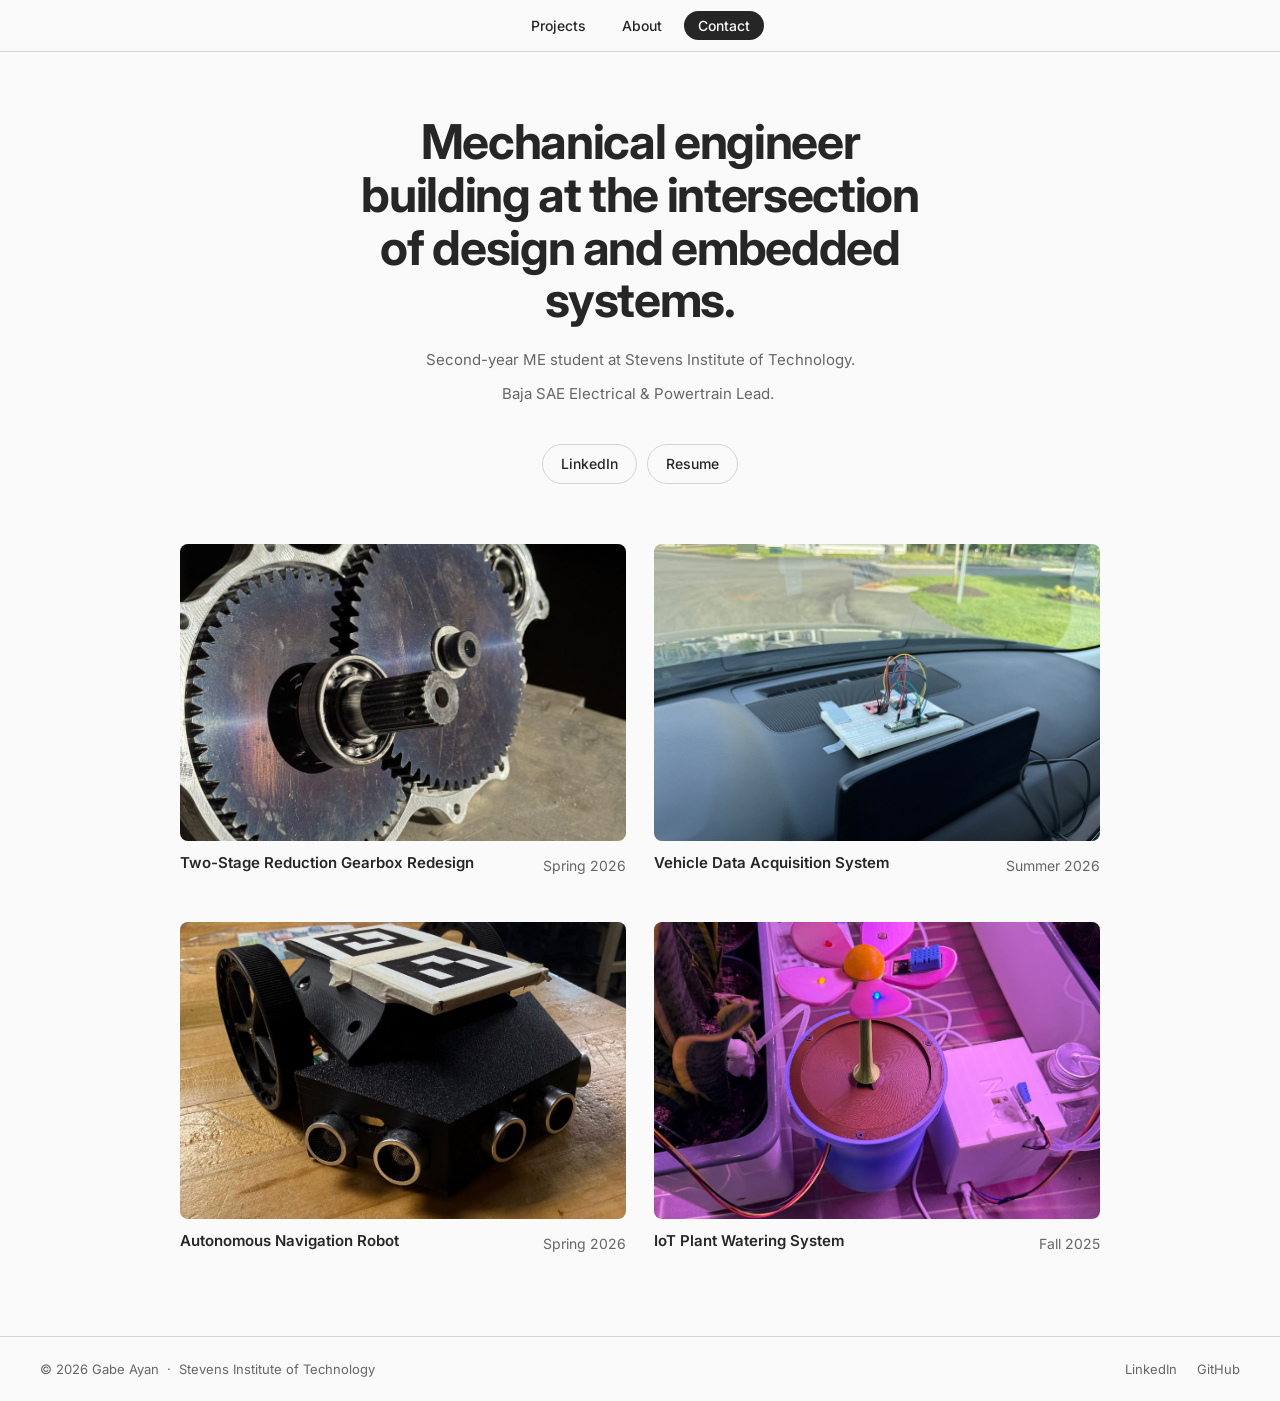
<file: index.html>
<!DOCTYPE html>
<html lang="en"><head>
  <meta charset="UTF-8">
  <meta name="viewport" content="width=device-width, initial-scale=1.0">
  <meta name="description" content="Gabe Ayan — Mechanical Engineering student at Stevens Institute of Technology. Projects in mechanical design, embedded systems, and robotics.">
  <title>Gabe Ayan</title>
  <link rel="stylesheet" href="style.css">
</head>
<body>

<nav>
  <ul class="nav-links">
    <li contenteditable="false" class=""><a href="index.html">Projects</a></li>
    <li contenteditable="false" class=""><a href="about.html">About</a></li>
    <li contenteditable="false" class=""><a href="mailto:gabeayan@gmail.com" class="nav-cta">Contact</a></li>
  </ul>
</nav>

<div class="hero">
  <h1 contenteditable="false" class="">Mechanical engineer building at the intersection of design and embedded systems.</h1>
  <p contenteditable="false" class="">Second-year ME student at Stevens Institute of Technology.</p>
  <p contenteditable="false" class="">Baja SAE Electrical &amp; Powertrain Lead.&nbsp;</p>
  <div class="hero-btns">
    <a href="https://www.linkedin.com/in/gabe-ayan/" target="_blank" rel="noopener" class="btn">LinkedIn</a>
    <a href="Gabe_Ayan_Resume.docx" class="btn">Resume</a>
  </div>
</div>

<div class="projects">
  <div class="grid">

    <a href="projects/gearbox.html" class="card">
      <div class="card-img">
        <!-- Add: images/gearbox-card.jpg -->
        <img src="images/gearbox-card.jpg" alt="Two-Stage Reduction Gearbox" onerror="this.style.display='none'">
        <div class="card-img-ph" style="display: none;">
          <svg width="28" height="28" viewBox="0 0 24 24" fill="none" stroke="currentColor" stroke-width="1.5" opacity="0.4"><circle cx="12" cy="12" r="3"></circle><path d="M12 1v4M12 19v4M4.22 4.22l2.83 2.83M16.95 16.95l2.83 2.83M1 12h4M19 12h4M4.22 19.78l2.83-2.83M16.95 7.05l2.83-2.83"></path></svg>
          images/gearbox-card.jpg
        </div>
      </div>
      <div class="card-meta">
        <p class="card-title" contenteditable="false">Two-Stage Reduction Gearbox Redesign</p>
        <p class="card-year" contenteditable="false">Spring 2026</p>
      </div>
    </a>

    <a href="projects/baja-daq.html" class="card">
      <div class="card-img">
        <!-- Add: images/daq-card.jpg -->
        <img src="images/daq-card.jpg" alt="Data Acquisition System" onerror="this.style.display='none'">
        <div class="card-img-ph" style="display: none;">
          <svg width="28" height="28" viewBox="0 0 24 24" fill="none" stroke="currentColor" stroke-width="1.5" opacity="0.4"><polyline points="22 12 18 12 15 21 9 3 6 12 2 12"></polyline></svg>
          images/daq-card.jpg
        </div>
      </div>
      <div class="card-meta">
        <p class="card-title" contenteditable="false">Vehicle Data Acquisition System</p>
        <p class="card-year" contenteditable="false">Summer 2026</p>
      </div>
    </a>

    <a href="projects/robot.html" class="card">
      <div class="card-img">
        <img src="images/robot-hero.jpg" alt="Autonomous Navigation Robot" onerror="this.style.display='none'">
        <div class="card-img-ph" style="display: none;">
          <svg width="28" height="28" viewBox="0 0 24 24" fill="none" stroke="currentColor" stroke-width="1.5" opacity="0.4"><rect x="3" y="11" width="18" height="11" rx="2"></rect><path d="M12 11V5"></path><circle cx="7.5" cy="16.5" r="1.5"></circle><circle cx="16.5" cy="16.5" r="1.5"></circle></svg>
          images/robot-hero.jpg
        </div>
      </div>
      <div class="card-meta">
        <p class="card-title" contenteditable="false">Autonomous Navigation Robot</p>
        <p class="card-year" contenteditable="false">Spring 2026</p>
      </div>
    </a>

    <a href="projects/engr111.html" class="card">
      <div class="card-img">
        <img src="images/engr111-card.jpeg" alt="IoT Plant Watering System">
        <div class="card-img-ph" style="display: none;">
          <svg width="28" height="28" viewBox="0 0 24 24" fill="none" stroke="currentColor" stroke-width="1.5" opacity="0.4"><path d="M12 22V12M12 12C12 7 7 3 3 5c0 4 3 7 9 7zM12 12c0-5 5-9 9-7-1 4-4 7-9 7z"></path></svg>
          images/engr111-card.jpeg
        </div>
      </div>
      <div class="card-meta">
        <p class="card-title" contenteditable="false">IoT Plant Watering System</p>
        <p class="card-year" contenteditable="false">Fall 2025</p>
      </div>
    </a>

  </div>
</div>

<footer>
  <span>© 2026 Gabe Ayan &nbsp;·&nbsp; Stevens Institute of Technology</span>
  <div class="footer-links">
    <a href="https://www.linkedin.com/in/gabe-ayan/" target="_blank" rel="noopener">LinkedIn</a>
    <a href="https://github.com/gabeayan" target="_blank" rel="noopener">GitHub</a>
  </div>
</footer>

<script>
  document.querySelectorAll('img').forEach(img => {
    img.addEventListener('error', () => img.style.display = 'none');
    img.addEventListener('load', () => {
      const ph = img.nextElementSibling;
      if (ph && (ph.classList.contains('card-img-ph') || ph.classList.contains('photo-ph'))) ph.style.display = 'none';
    });
    if (img.complete && img.naturalWidth > 0) {
      const ph = img.nextElementSibling;
      if (ph && (ph.classList.contains('card-img-ph') || ph.classList.contains('photo-ph'))) ph.style.display = 'none';
    }
  });
</script>
  <script src="edit-mode.js"></script>


</body></html>
</file>
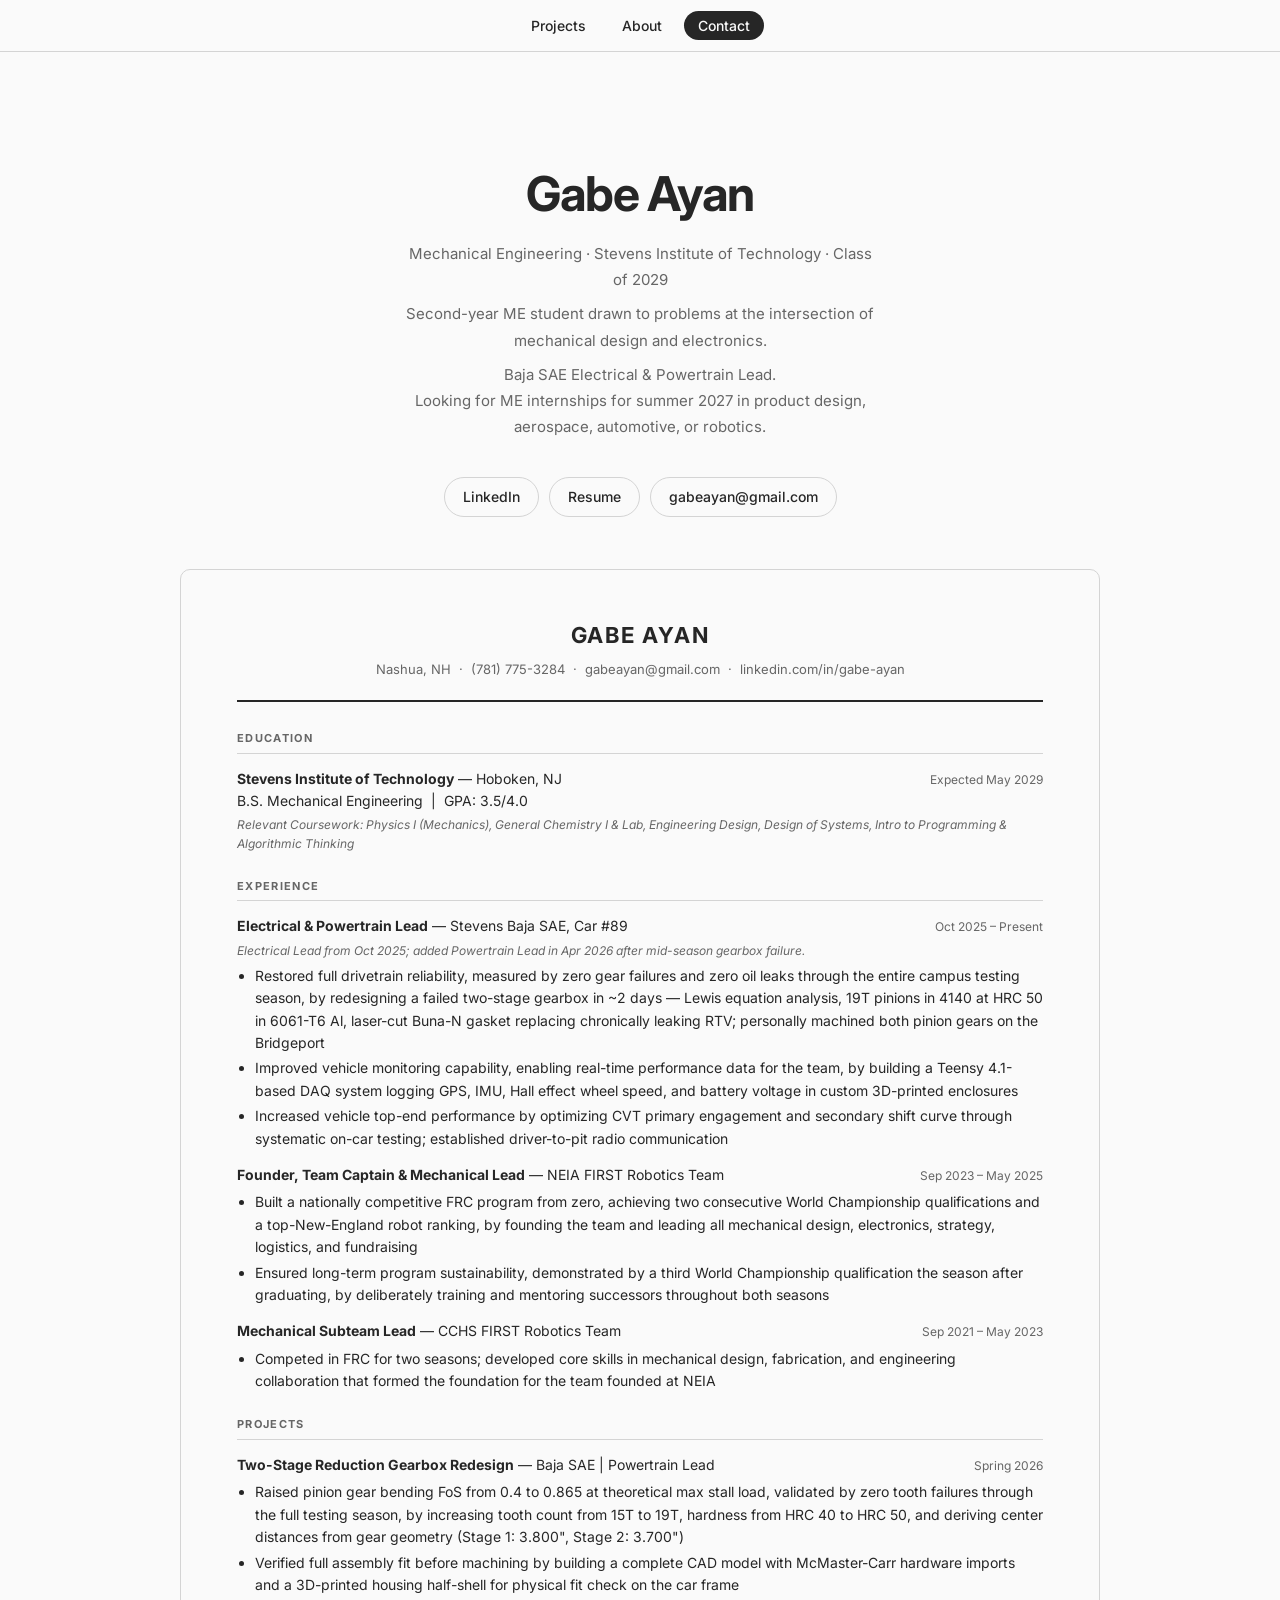
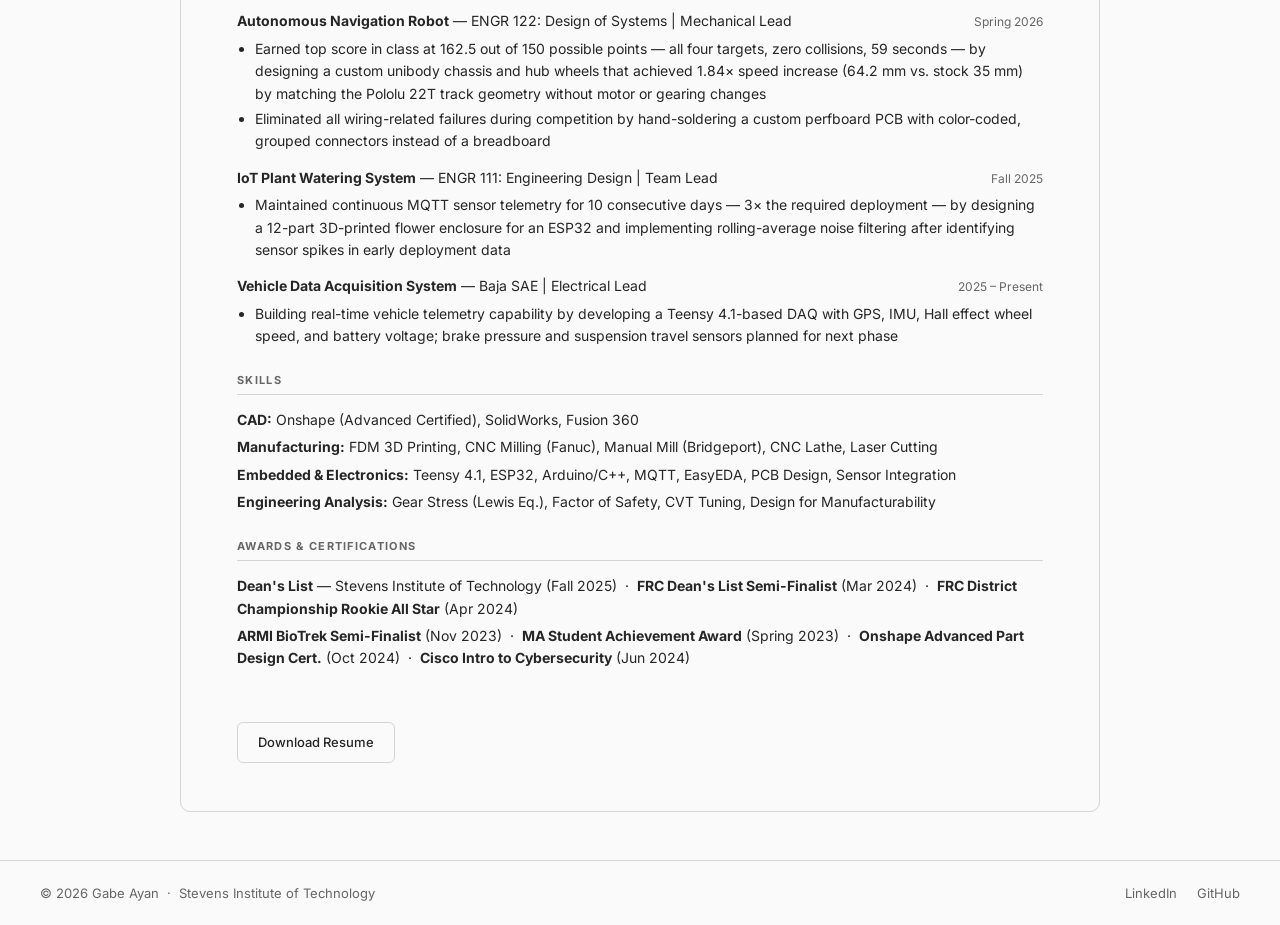
<file: about.html>
<!DOCTYPE html>
<html lang="en"><head>
  <meta charset="UTF-8">
  <meta name="viewport" content="width=device-width, initial-scale=1.0">
  <title>About — Gabe Ayan</title>
  <link rel="stylesheet" href="style.css">
</head>
<body>

<nav>
  <ul class="nav-links">
    <li><a href="index.html">Projects</a></li>
    <li><a href="about.html">About</a></li>
    <li><a href="mailto:gabeayan@gmail.com" class="nav-cta">Contact</a></li>
  </ul>
</nav>

<div class="about-page">

  <div class="hero">
    <h1>Gabe Ayan</h1>
    <p>Mechanical Engineering · Stevens Institute of Technology · Class of 2029</p>
    <p>Second-year ME student drawn to problems at the intersection of mechanical design and electronics.</p>
    <p>
      Baja SAE Electrical &amp; Powertrain Lead.<br>
      Looking for ME internships for summer 2027 in product design, aerospace, automotive, or robotics.
    </p>
    <div class="hero-btns">
      <a href="https://www.linkedin.com/in/gabe-ayan/" target="_blank" rel="noopener" class="btn">LinkedIn</a>
      <a href="Gabe_Ayan_Resume.docx" class="btn">Resume</a>
      <a href="mailto:gabeayan@gmail.com" class="btn">gabeayan@gmail.com</a>
    </div>
  </div>

  <div class="resume-embed">
    <div class="resume-doc">

      <div class="resume-header">
        <div class="resume-name">GABE AYAN</div>
        <div class="resume-contact">
          Nashua, NH &nbsp;·&nbsp; (781) 775-3284 &nbsp;·&nbsp; gabeayan@gmail.com &nbsp;·&nbsp;
          <a href="https://linkedin.com/in/gabe-ayan" target="_blank" rel="noopener">linkedin.com/in/gabe-ayan</a>
        </div>
      </div>

      <div class="resume-section">
        <div class="resume-section-title">Education</div>
        <div class="resume-entry">
          <div class="resume-row">
            <div><strong>Stevens Institute of Technology</strong> — Hoboken, NJ</div>
            <div class="resume-date">Expected May 2029</div>
          </div>
          <div class="resume-row">
            <div>B.S. Mechanical Engineering &nbsp;|&nbsp; GPA: 3.5/4.0</div>
          </div>
          <div class="resume-note">Relevant Coursework: Physics I (Mechanics), General Chemistry I &amp; Lab, Engineering Design, Design of Systems, Intro to Programming &amp; Algorithmic Thinking</div>
        </div>
      </div>

      <div class="resume-section">
        <div class="resume-section-title">Experience</div>

        <div class="resume-entry">
          <div class="resume-row">
            <div><strong>Electrical &amp; Powertrain Lead</strong> — Stevens Baja SAE, Car #89</div>
            <div class="resume-date">Oct 2025 – Present</div>
          </div>
          <div class="resume-note" style="margin-bottom:.4em;">Electrical Lead from Oct 2025; added Powertrain Lead in Apr 2026 after mid-season gearbox failure.</div>
          <ul class="resume-bullets">
            <li>Restored full drivetrain reliability, measured by zero gear failures and zero oil leaks through the entire campus testing season, by redesigning a failed two-stage gearbox in ~2 days — Lewis equation analysis, 19T pinions in 4140 at HRC 50 in 6061-T6 Al, laser-cut Buna-N gasket replacing chronically leaking RTV; personally machined both pinion gears on the Bridgeport</li>
            <li>Improved vehicle monitoring capability, enabling real-time performance data for the team, by building a Teensy 4.1-based DAQ system logging GPS, IMU, Hall effect wheel speed, and battery voltage in custom 3D-printed enclosures</li>
            <li>Increased vehicle top-end performance by optimizing CVT primary engagement and secondary shift curve through systematic on-car testing; established driver-to-pit radio communication</li>
          </ul>
        </div>

        <div class="resume-entry">
          <div class="resume-row">
            <div><strong>Founder, Team Captain &amp; Mechanical Lead</strong> — NEIA FIRST Robotics Team</div>
            <div class="resume-date">Sep 2023 – May 2025</div>
          </div>
          <ul class="resume-bullets">
            <li>Built a nationally competitive FRC program from zero, achieving two consecutive World Championship qualifications and a top-New-England robot ranking, by founding the team and leading all mechanical design, electronics, strategy, logistics, and fundraising</li>
            <li>Ensured long-term program sustainability, demonstrated by a third World Championship qualification the season after graduating, by deliberately training and mentoring successors throughout both seasons</li>
          </ul>
        </div>

        <div class="resume-entry">
          <div class="resume-row">
            <div><strong>Mechanical Subteam Lead</strong> — CCHS FIRST Robotics Team</div>
            <div class="resume-date">Sep 2021 – May 2023</div>
          </div>
          <ul class="resume-bullets">
            <li>Competed in FRC for two seasons; developed core skills in mechanical design, fabrication, and engineering collaboration that formed the foundation for the team founded at NEIA</li>
          </ul>
        </div>
      </div>

      <div class="resume-section">
        <div class="resume-section-title">Projects</div>

        <div class="resume-entry">
          <div class="resume-row">
            <div><strong>Two-Stage Reduction Gearbox Redesign</strong> — Baja SAE | Powertrain Lead</div>
            <div class="resume-date">Spring 2026</div>
          </div>
          <ul class="resume-bullets">
            <li>Raised pinion gear bending FoS from 0.4 to 0.865 at theoretical max stall load, validated by zero tooth failures through the full testing season, by increasing tooth count from 15T to 19T, hardness from HRC 40 to HRC 50, and deriving center distances from gear geometry (Stage 1: 3.800", Stage 2: 3.700")</li>
            <li>Verified full assembly fit before machining by building a complete CAD model with McMaster-Carr hardware imports and a 3D-printed housing half-shell for physical fit check on the car frame</li>
          </ul>
        </div>

        <div class="resume-entry">
          <div class="resume-row">
            <div><strong>Autonomous Navigation Robot</strong> — ENGR 122: Design of Systems | Mechanical Lead</div>
            <div class="resume-date">Spring 2026</div>
          </div>
          <ul class="resume-bullets">
            <li>Earned top score in class at 162.5 out of 150 possible points — all four targets, zero collisions, 59 seconds — by designing a custom unibody chassis and hub wheels that achieved 1.84× speed increase (64.2 mm vs. stock 35 mm) by matching the Pololu 22T track geometry without motor or gearing changes</li>
            <li>Eliminated all wiring-related failures during competition by hand-soldering a custom perfboard PCB with color-coded, grouped connectors instead of a breadboard</li>
          </ul>
        </div>

        <div class="resume-entry">
          <div class="resume-row">
            <div><strong>IoT Plant Watering System</strong> — ENGR 111: Engineering Design | Team Lead</div>
            <div class="resume-date">Fall 2025</div>
          </div>
          <ul class="resume-bullets">
            <li>Maintained continuous MQTT sensor telemetry for 10 consecutive days — 3× the required deployment — by designing a 12-part 3D-printed flower enclosure for an ESP32 and implementing rolling-average noise filtering after identifying sensor spikes in early deployment data</li>
          </ul>
        </div>

        <div class="resume-entry">
          <div class="resume-row">
            <div><strong>Vehicle Data Acquisition System</strong> — Baja SAE | Electrical Lead</div>
            <div class="resume-date">2025 – Present</div>
          </div>
          <ul class="resume-bullets">
            <li>Building real-time vehicle telemetry capability by developing a Teensy 4.1-based DAQ with GPS, IMU, Hall effect wheel speed, and battery voltage; brake pressure and suspension travel sensors planned for next phase</li>
          </ul>
        </div>
      </div>

      <div class="resume-section">
        <div class="resume-section-title">Skills</div>
        <div class="resume-skills-list">
          <div><strong>CAD:</strong> Onshape (Advanced Certified), SolidWorks, Fusion 360</div>
          <div><strong>Manufacturing:</strong> FDM 3D Printing, CNC Milling (Fanuc), Manual Mill (Bridgeport), CNC Lathe, Laser Cutting</div>
          <div><strong>Embedded &amp; Electronics:</strong> Teensy 4.1, ESP32, Arduino/C++, MQTT, EasyEDA, PCB Design, Sensor Integration</div>
          <div><strong>Engineering Analysis:</strong> Gear Stress (Lewis Eq.), Factor of Safety, CVT Tuning, Design for Manufacturability</div>
        </div>
      </div>

      <div class="resume-section">
        <div class="resume-section-title">Awards &amp; Certifications</div>
        <div class="resume-skills-list">
          <div><strong>Dean's List</strong> — Stevens Institute of Technology (Fall 2025) &nbsp;·&nbsp; <strong>FRC Dean's List Semi-Finalist</strong> (Mar 2024) &nbsp;·&nbsp; <strong>FRC District Championship Rookie All Star</strong> (Apr 2024)</div>
          <div><strong>ARMI BioTrek Semi-Finalist</strong> (Nov 2023) &nbsp;·&nbsp; <strong>MA Student Achievement Award</strong> (Spring 2023) &nbsp;·&nbsp; <strong>Onshape Advanced Part Design Cert.</strong> (Oct 2024) &nbsp;·&nbsp; <strong>Cisco Intro to Cybersecurity</strong> (Jun 2024)</div>
        </div>
      </div>

      <a href="Gabe_Ayan_Resume.docx" download class="resume-download-btn">Download Resume</a>
    </div>
  </div>

</div>

<footer>
  <span>© 2026 Gabe Ayan &nbsp;·&nbsp; Stevens Institute of Technology</span>
  <div class="footer-links">
    <a href="https://www.linkedin.com/in/gabe-ayan/" target="_blank" rel="noopener">LinkedIn</a>
    <a href="https://github.com/gabeayan" target="_blank" rel="noopener">GitHub</a>
  </div>
</footer>

<script>
  document.querySelectorAll('img').forEach(img => {
    img.addEventListener('error', () => img.style.display = 'none');
    img.addEventListener('load', () => {
      const ph = img.nextElementSibling;
      if (ph && ph.classList.contains('photo-ph')) ph.style.display = 'none';
    });
    if (img.complete && img.naturalWidth > 0) {
      const ph = img.nextElementSibling;
      if (ph && ph.classList.contains('photo-ph')) ph.style.display = 'none';
    }
  });
</script>

</body></html>
</file>
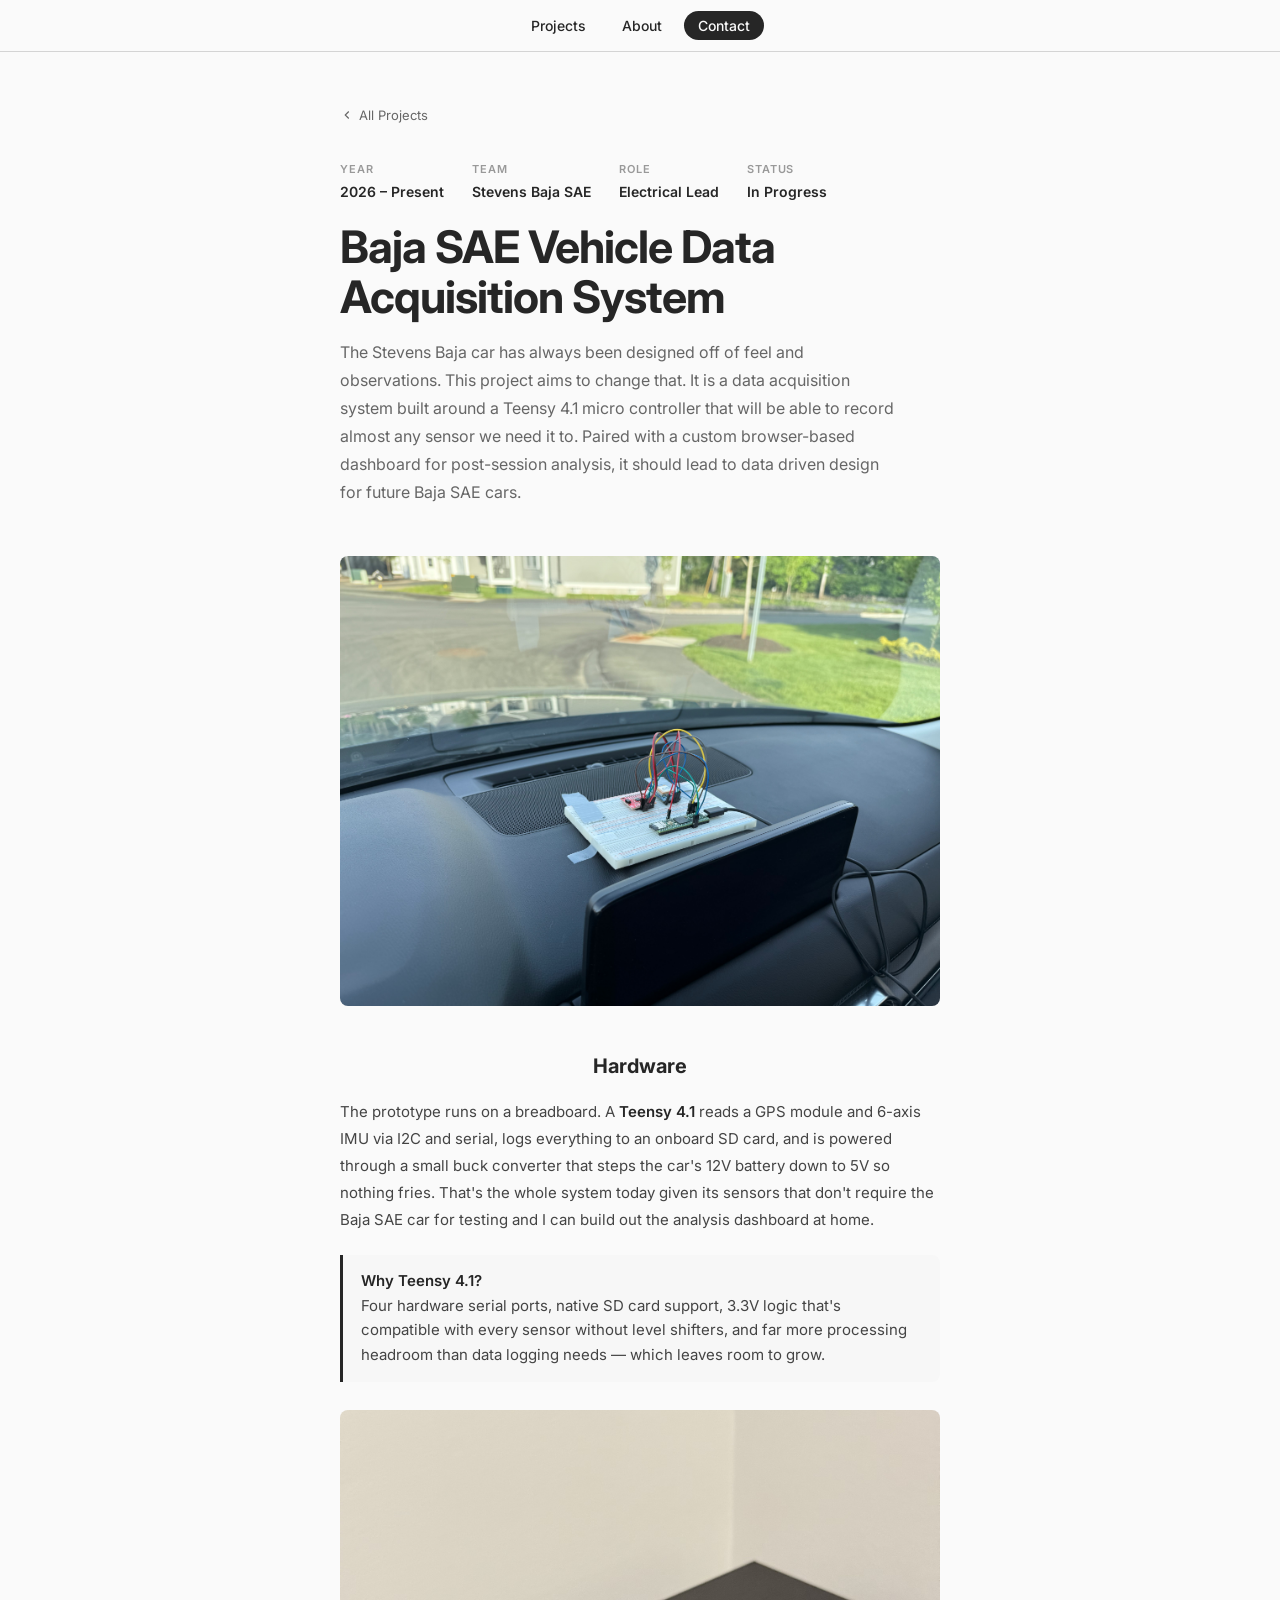
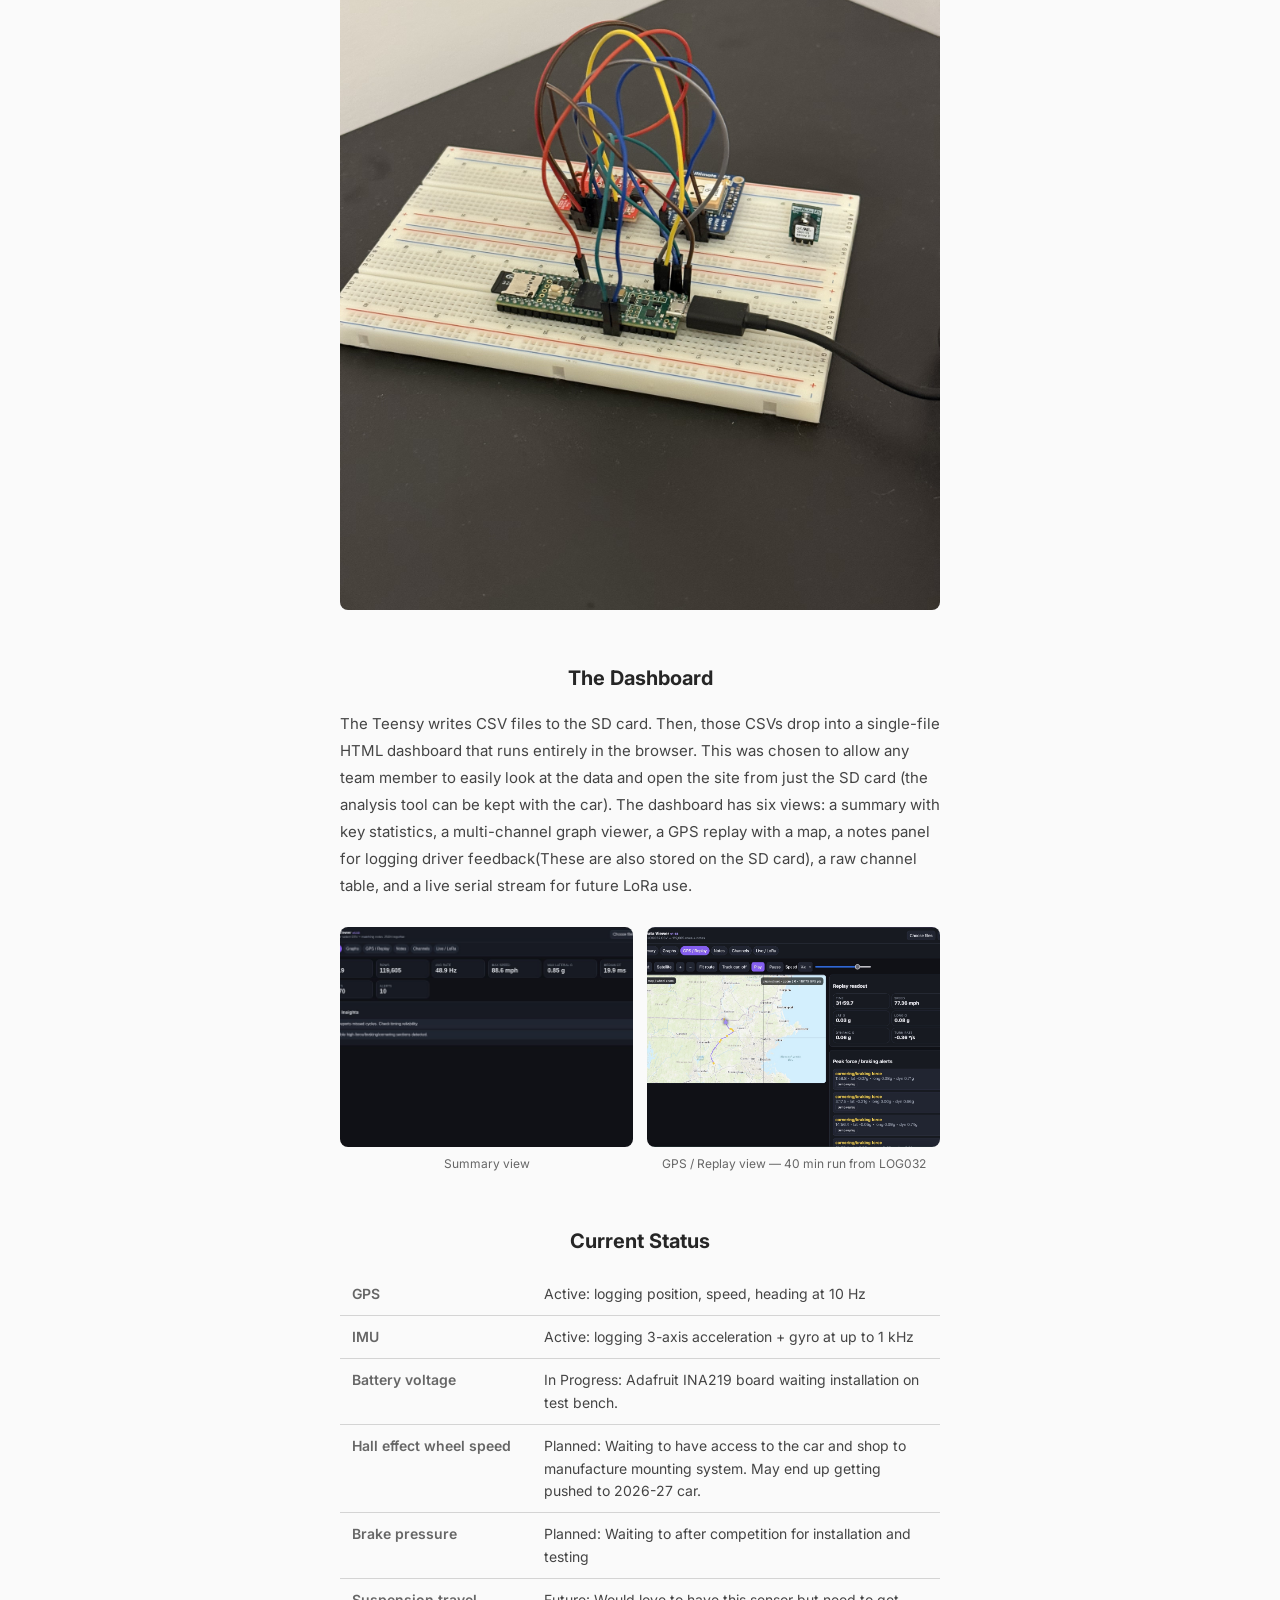
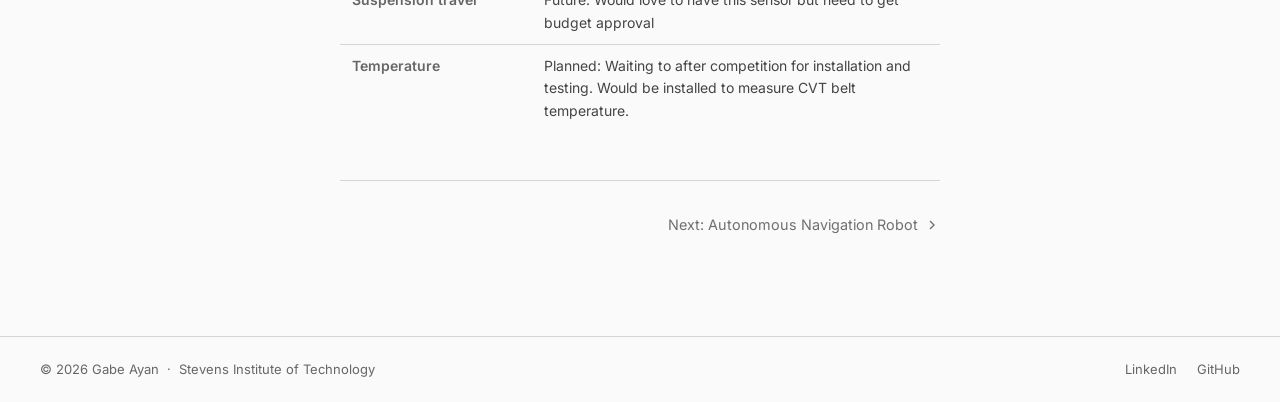
<file: projects/baja-daq.html>
<!DOCTYPE html>
<html lang="en"><head>
  <meta charset="UTF-8">
  <meta name="viewport" content="width=device-width, initial-scale=1.0">
  <title>Vehicle DAQ System — Gabe Ayan</title>
  <link rel="stylesheet" href="../style.css">
</head>
<body>

<nav>
  <ul class="nav-links">
    <li contenteditable="false" class=""><a href="../index.html">Projects</a></li>
    <li contenteditable="false" class=""><a href="../about.html">About</a></li>
    <li contenteditable="false" class=""><a href="mailto:gabeayan@gmail.com" class="nav-cta">Contact</a></li>
  </ul>
</nav>

<div class="project-page">

  <div class="proj-header">
    <a class="back-link" href="../index.html">
      <svg viewBox="0 0 24 24" fill="none" stroke="currentColor" stroke-width="2"><polyline points="15 18 9 12 15 6"></polyline></svg>
      All Projects
    </a>
    <div class="proj-meta">
      <div class="meta-item"><div class="meta-label">Year</div><div class="meta-val">2026 – Present</div></div>
      <div class="meta-item"><div class="meta-label">Team</div><div class="meta-val">Stevens Baja SAE</div></div>
      <div class="meta-item"><div class="meta-label">Role</div><div class="meta-val">Electrical Lead</div></div>
      <div class="meta-item"><div class="meta-label">Status</div><div class="meta-val">In Progress</div></div>
    </div>
    <h1 contenteditable="false" class="">Baja SAE Vehicle Data Acquisition System</h1>
    <p class="proj-lede" contenteditable="false">
      The Stevens Baja car has always been designed off of feel and observations. This project aims to change that. It is a data
      acquisition system built around a Teensy 4.1 micro controller that will be able to record almost any sensor we need it to. Paired with a custom browser-based dashboard for post-session analysis, it should lead to data driven design for future Baja SAE cars.&nbsp;</p>
  </div>

  <div class="proj-hero">
    <img src="../images/daq-in-car.jpg" alt="DAQ prototype mounted on car dashboard during a test run" onerror="this.style.display='none'">
    <div class="img-ph" id="ph-hero">daq-in-car.jpg</div>
  </div>

  <div class="proj-body">

    <h2 contenteditable="false" class="">Hardware</h2>
    <p contenteditable="false" class="">
      The prototype runs on a breadboard. A&nbsp;<strong>Teensy 4.1</strong> reads a GPS module and 6-axis
      IMU via I2C and serial, logs everything to an onboard SD card, and is powered through a
      small buck converter that steps the car's 12V battery down to 5V so nothing fries.
      That's the whole system today given its sensors that don't require the Baja SAE car for testing and I can build out the analysis dashboard at home.&nbsp;</p>

    <div class="callout">
      <strong>Why Teensy 4.1?</strong><br>
      Four hardware serial ports, native SD card support, 3.3V logic that's compatible with
      every sensor without level shifters, and far more processing headroom than data logging
      needs — which leaves room to grow.
    </div>

    <figure>
      <img src="../images/daq-proto.jpg" alt="DAQ prototype on breadboard — Teensy 4.1, GPS, and IMU" onerror="this.style.display='none'">
      <div class="img-ph" id="ph-proto" style="display: none;">daq-proto.jpg — Teensy 4.1 + GPS + IMU on breadboard</div>
    </figure>

    <h2 contenteditable="false" class="">The Dashboard</h2>
    <p contenteditable="false" class="">The Teensy writes CSV files to the SD card. Then, those CSVs drop into a single-file HTML dashboard that runs
      entirely in the browser. This was chosen to allow any team member to easily look at the data and open the site from just the SD card (the analysis tool can be kept with the car). The dashboard has six views: a summary with key statistics, a multi-channel graph viewer, a GPS replay with a map,
      a notes panel for logging driver feedback(These are also stored on the SD card), a raw channel table, and a live serial
      stream for future LoRa use.
    </p>

    <div class="fig-grid">
      <figure>
        <img src="../images/daq-dashboard-summary.jpg" alt="Dashboard summary view showing run metrics" onerror="this.style.display='none'">
        <div class="img-ph tall" id="ph-dash-sum" style="display: none;">daq-dashboard-summary.jpg</div>
        <figcaption contenteditable="false" class="">Summary view</figcaption>
      </figure>
      <figure>
        <img src="../images/daq-screenshot.jpg" alt="Dashboard GPS replay view with real route map" onerror="this.style.display='none'">
        <div class="img-ph tall" id="ph-dash-gps" style="display: none;">daq-screenshot.jpg</div>
        <figcaption contenteditable="false" class="">GPS / Replay view — 40 min run from LOG032</figcaption>
      </figure>
    </div>

    <h2 contenteditable="false" class="">Current Status</h2>
    <table class="spec-table">
      <tbody>
        <tr><td contenteditable="false" class="">GPS</td><td contenteditable="false" class="">Active: logging position, speed, heading at 10 Hz</td></tr>
        <tr><td contenteditable="false" class="">IMU</td><td contenteditable="false" class="">Active: logging 3-axis acceleration + gyro at up to 1 kHz</td></tr>
        <tr><td contenteditable="false" class="">Battery voltage</td><td contenteditable="false" class="">In Progress: Adafruit INA219 board waiting installation on test bench.</td></tr>
        <tr><td contenteditable="false" class="">Hall effect wheel speed</td><td contenteditable="false" class="">Planned: Waiting to have access to the car and shop to manufacture mounting system. May end up getting pushed to 2026-27 car.&nbsp;</td></tr>
        <tr><td contenteditable="false" class="">Brake pressure</td><td contenteditable="false" class="">Planned: Waiting to after competition for installation and testing</td></tr>
        <tr><td contenteditable="false" class="">Suspension travel</td><td contenteditable="false" class="">Future: Would love to have this sensor but need to get budget approval</td></tr>
        <tr><td contenteditable="false" class="">Temperature</td><td contenteditable="false" class="">Planned: Waiting to after competition for installation and testing. Would be installed to measure CVT belt temperature.&nbsp;</td></tr>
      </tbody>
    </table>

    <div class="proj-next-nav">
      <a href="robot.html">
        Next: Autonomous Navigation Robot
        <svg width="16" height="16" viewBox="0 0 24 24" fill="none" stroke="currentColor" stroke-width="2"><polyline points="9 18 15 12 9 6"></polyline></svg>
      </a>
    </div>

  </div>
</div>

<footer>
  <span>© 2026 Gabe Ayan &nbsp;·&nbsp; Stevens Institute of Technology</span>
  <div class="footer-links">
    <a href="https://www.linkedin.com/in/gabe-ayan/" target="_blank" rel="noopener">LinkedIn</a>
    <a href="https://github.com/gabeayan" target="_blank" rel="noopener">GitHub</a>
  </div>
</footer>

<script>
  document.querySelectorAll('img').forEach(img => {
    img.addEventListener('error', () => img.style.display = 'none');
    img.addEventListener('load', () => {
      const ph = img.nextElementSibling;
      if (ph && ph.classList.contains('img-ph')) ph.style.display = 'none';
    });
    if (img.complete && img.naturalWidth > 0) {
      const ph = img.nextElementSibling;
      if (ph && ph.classList.contains('img-ph')) ph.style.display = 'none';
    }
  });

</script>
  <script src="../edit-mode.js"></script>


</body></html>
</file>
<file: style.css>
/* ============================================================
   GABE AYAN — gabeayan.github.io
   Font: Inter
   ============================================================ */

@import url('https://fonts.googleapis.com/css2?family=Inter:wght@400;500;600;700&display=swap');

*, *::before, *::after { box-sizing: border-box; margin: 0; padding: 0; }

html {
  scroll-behavior: smooth;
  -webkit-font-smoothing: antialiased;
  -moz-osx-font-smoothing: grayscale;
}

/* ── LIGHT MODE TOKENS ── */
:root {
  --white:    #fafafa;
  --black:    #262626;
  --gray:     #666666;
  --light:    #f7f7f7;
  --border:   #d4d4d4;
  --muted:    #bbbbbb;
  --subtle:   #999999;
  --body-txt: #444444;
  --nav-bg:   rgba(250,250,250,0.92);

  --nav-h:  52px;
  --max-w:  1000px;
  --prose:  680px;
  --pad:    40px;
}

body {
  font-family: 'Inter', -apple-system, BlinkMacSystemFont, 'Segoe UI', sans-serif;
  background: var(--white);
  color: var(--black);
  font-size: 16px;
  line-height: 1.6;
}

a  { color: inherit; text-decoration: none; }
img { display: block; max-width: 100%; }

/* ── NAV ── */
nav {
  position: fixed; top: 0; left: 0; right: 0; z-index: 200;
  height: var(--nav-h);
  display: flex; align-items: center; justify-content: center;
  padding: 0 var(--pad);
  background: var(--nav-bg);
  backdrop-filter: blur(10px);
  -webkit-backdrop-filter: blur(10px);
  border-bottom: 1px solid var(--border);
  transition: background-color .25s, border-color .25s;
}

.nav-brand { display: none; }

.nav-links { display: flex; gap: 8px; list-style: none; align-items: center; }
.nav-links a {
  font-size: 14px; font-weight: 500; color: var(--black);
  padding: 6px 14px; border-radius: 100px;
  transition: background .15s, color .15s;
}
.nav-links a:hover { background: var(--light); }

/* Contact filled button */
.nav-cta {
  background: var(--black) !important;
  color: var(--white) !important;
}
.nav-cta:hover { opacity: 0.8; }

/* ── HERO (centered single column) ── */
.hero {
  max-width: var(--prose);
  margin: 0 auto;
  padding: calc(var(--nav-h) + 64px) var(--pad) 52px;
  display: flex;
  flex-direction: column;
  align-items: center;
  text-align: center;
}

.hero-photo {
  width: 112px; height: 112px; border-radius: 50%;
  overflow: hidden; background: var(--light);
  margin-bottom: 28px; flex-shrink: 0; position: relative;
}
.hero-photo img { width: 100%; height: 100%; object-fit: cover; }
.photo-ph {
  position: absolute; inset: 0; display: flex; flex-direction: column;
  align-items: center; justify-content: center; gap: 8px;
  color: var(--muted); font-size: 10px; font-family: monospace;
  text-align: center; padding: 8px;
}

.hero h1 {
  font-size: clamp(1.8rem, 4.5vw, 3rem);
  font-weight: 700; letter-spacing: -0.028em; line-height: 1.1;
  color: var(--black); margin-bottom: 20px;
  max-width: 560px;
}

.hero p {
  font-size: 15px; line-height: 1.75; color: var(--gray);
  margin-bottom: 8px; max-width: 480px;
}

.hero-btns {
  display: flex; gap: 10px; flex-wrap: wrap;
  justify-content: center; margin-top: 28px;
}

.btn {
  display: inline-flex; align-items: center; gap: 6px;
  padding: 8px 18px; border: 1.5px solid var(--border); border-radius: 100px;
  font-size: 14px; font-weight: 500; color: var(--black);
  background: var(--white); transition: background .15s, border-color .15s, color .15s;
}
.btn:hover { background: var(--black); color: var(--white); border-color: var(--black); }

/* ── PROJECT GRID ── */
.projects {
  max-width: var(--max-w); margin: 0 auto;
  padding: 8px var(--pad) 80px;
}

.grid-prompt {
  font-size: 16px; font-weight: 600; color: var(--black);
  margin-bottom: 28px; text-align: center;
}

.grid {
  display: grid;
  grid-template-columns: repeat(2, 1fr);
  gap: 44px 28px;
}

/* ── CARD ── */
.card { display: block; color: var(--black); }

.card-img {
  width: 100%; aspect-ratio: 3/2;
  background: var(--light); border-radius: 8px;
  overflow: hidden; margin-bottom: 12px; position: relative;
  transition: background-color .25s;
}
.card-img img {
  width: 100%; height: 100%; object-fit: cover;
  transition: transform .35s ease;
}
.card:hover .card-img img { transform: scale(1.04); }

.card-img-ph {
  position: absolute; inset: 0; display: flex; flex-direction: column;
  align-items: center; justify-content: center; gap: 6px;
  color: var(--muted); font-size: 11px; font-family: monospace;
  text-align: center; padding: 12px;
}

.card-meta {
  display: flex;
  justify-content: space-between;
  align-items: flex-start;
  gap: 8px;
}
.card-title { font-size: 15px; font-weight: 600; color: var(--black); line-height: 1.35; flex: 1; }
.card-year  { font-size: 14px; color: var(--gray); white-space: nowrap; padding-top: 2px; }

/* ── PROJECT PAGE ── */
.project-page { padding-top: var(--nav-h); }

.proj-header {
  max-width: var(--prose); margin: 0 auto;
  padding: 52px var(--pad) 28px;
}

.back-link {
  display: inline-flex; align-items: center; gap: 5px;
  font-size: 13px; color: var(--gray); margin-bottom: 36px;
  transition: color .15s;
}
.back-link:hover { color: var(--black); }
.back-link svg { width: 14px; height: 14px; }

.proj-meta {
  display: flex; gap: 28px; margin-bottom: 20px; flex-wrap: wrap;
}
.meta-item { display: flex; flex-direction: column; gap: 2px; }
.meta-label {
  font-size: 11px; font-weight: 600; letter-spacing: .08em;
  text-transform: uppercase; color: var(--subtle);
}
.meta-val { font-size: 14px; font-weight: 600; color: var(--black); }

.proj-header h1 {
  font-size: clamp(1.9rem, 3.5vw, 2.8rem);
  font-weight: 700; letter-spacing: -0.022em; line-height: 1.1;
  color: var(--black); margin-bottom: 16px;
}

.proj-lede {
  font-size: 16px; line-height: 1.75; color: var(--gray);
  max-width: 560px; margin-bottom: 22px;
}

.proj-links { display: flex; gap: 10px; flex-wrap: wrap; }

/* Hero image */
.proj-hero {
  max-width: var(--prose); margin: 0 auto;
  padding: 0 var(--pad) 44px;
}
.proj-hero img {
  width: 100%; border-radius: 8px;
  max-height: 480px; object-fit: cover;
}

/* Content */
.proj-body {
  max-width: var(--prose); margin: 0 auto;
  padding: 0 var(--pad) 100px;
}

.proj-body h2 {
  font-size: 20px; font-weight: 700;
  color: var(--black); margin: 52px 0 16px;
  text-align: center;
}
.proj-body h2:first-child { margin-top: 0; }

.proj-body h3 {
  font-size: 15px; font-weight: 600; color: var(--black); margin: 24px 0 8px;
}

.proj-body p {
  font-size: 15px; line-height: 1.8; color: var(--body-txt); margin-bottom: 14px;
}
.proj-body p:last-child { margin-bottom: 0; }

.proj-body ul, .proj-body ol {
  padding-left: 20px; margin-bottom: 14px;
}
.proj-body li {
  font-size: 15px; line-height: 1.75; color: var(--body-txt); margin-bottom: 5px;
}

.proj-body strong { font-weight: 600; color: var(--black); }

/* Figures */
.proj-body figure { margin: 28px 0; }
.proj-body figure img {
  width: 100%; border-radius: 8px; display: block;
}
.proj-body figcaption {
  font-size: 12px; color: var(--gray); margin-top: 8px;
  text-align: center; line-height: 1.5;
}

/* 2-col image grid */
.fig-grid { display: grid; grid-template-columns: 1fr 1fr; gap: 14px; margin: 28px 0; }
.fig-grid figure { margin: 0; }
.fig-grid figure img { width: 100%; border-radius: 8px; aspect-ratio: 4/3; object-fit: cover; }

/* Image placeholders */
.img-ph {
  width: 100%; aspect-ratio: 16/9;
  background: var(--light); border-radius: 8px;
  border: 1px dashed var(--border);
  display: flex; flex-direction: column;
  align-items: center; justify-content: center;
  gap: 6px; color: var(--muted); font-size: 11px; font-family: monospace;
  text-align: center; padding: 16px;
}
.img-ph.tall { aspect-ratio: 4/3; }
.img-ph.sq   { aspect-ratio: 1; }

/* Callout box */
.callout {
  background: var(--light); border-left: 3px solid var(--black);
  padding: 14px 18px; border-radius: 0 8px 8px 0;
  margin: 22px 0; font-size: 15px; line-height: 1.65; color: var(--body-txt);
  transition: background-color .25s, border-color .25s;
}

/* Spec table */
.spec-table { width: 100%; border-collapse: collapse; font-size: 14px; margin: 14px 0 22px; }
.spec-table td {
  padding: 10px 12px; border-bottom: 1px solid var(--border);
  vertical-align: top; line-height: 1.6; color: var(--body-txt);
}
.spec-table td:first-child { font-weight: 600; width: 32%; color: var(--gray); white-space: nowrap; }
.spec-table tr:last-child td { border-bottom: none; }

/* ── ABOUT PAGE ── */
.about-page { padding-top: var(--nav-h); }

.resume-embed {
  max-width: var(--max-w); margin: 0 auto;
  padding: 0 var(--pad) 48px;
}
.resume-doc {
  border: 1px solid var(--border);
  border-radius: 10px;
  padding: 48px 56px;
  font-size: 14px;
  line-height: 1.6;
  color: var(--black);
}
.resume-header {
  text-align: center;
  margin-bottom: 28px;
  padding-bottom: 20px;
  border-bottom: 2px solid var(--black);
}
.resume-name {
  font-size: 22px;
  font-weight: 700;
  letter-spacing: 0.08em;
  margin-bottom: 6px;
}
.resume-contact {
  font-size: 13px;
  color: var(--gray);
}
.resume-contact a { color: var(--gray); text-decoration: none; }
.resume-contact a:hover { color: var(--black); }
.resume-section {
  margin-bottom: 24px;
}
.resume-section-title {
  font-size: 11px;
  font-weight: 700;
  letter-spacing: 0.12em;
  text-transform: uppercase;
  color: var(--gray);
  border-bottom: 1px solid var(--border);
  padding-bottom: 5px;
  margin-bottom: 14px;
}
.resume-entry {
  margin-bottom: 14px;
}
.resume-row {
  display: flex;
  justify-content: space-between;
  align-items: baseline;
  gap: 16px;
}
.resume-date {
  font-size: 12px;
  color: var(--gray);
  white-space: nowrap;
  flex-shrink: 0;
}
.resume-location {
  font-size: 12px;
  color: var(--gray);
  flex-shrink: 0;
}
.resume-note {
  font-size: 12px;
  font-style: italic;
  color: var(--gray);
  margin-top: 3px;
}
.resume-bullets {
  margin: 5px 0 0 18px;
  padding: 0;
}
.resume-bullets li {
  margin-bottom: 3px;
  color: var(--black);
}
.resume-skills-list {
  display: flex;
  flex-direction: column;
  gap: 5px;
}
.resume-download-btn {
  display: inline-block;
  margin-top: 28px;
  padding: 9px 20px;
  border: 1px solid var(--border);
  border-radius: 6px;
  font-size: 13px;
  font-weight: 500;
  color: var(--black);
  text-decoration: none;
  transition: border-color .15s, background .15s;
}
.resume-download-btn:hover {
  border-color: var(--black);
  background: var(--light);
}

.about-body {
  max-width: var(--max-w); margin: 0 auto;
  padding: 0 var(--pad) 80px;
  border-top: 1px solid var(--border);
}

.about-body h2 {
  font-size: 18px; font-weight: 700;
  color: var(--black); margin: 40px 0 18px;
}

.exp-item { margin-bottom: 26px; padding-bottom: 26px; border-bottom: 1px solid var(--border); }
.exp-item:last-child { border-bottom: none; }

.exp-header {
  display: flex; justify-content: space-between;
  align-items: flex-start; flex-wrap: wrap; gap: 8px; margin-bottom: 8px;
}
.exp-role { font-size: 15px; font-weight: 700; color: var(--black); }
.exp-org  { font-size: 14px; color: var(--gray); margin-top: 2px; }
.exp-date { font-size: 13px; color: var(--subtle); white-space: nowrap; }

.exp-pts { list-style: none; padding: 0; margin-top: 8px; }
.exp-pts li {
  font-size: 14px; line-height: 1.65; color: var(--body-txt);
  padding-left: 14px; position: relative; margin-bottom: 4px;
}
.exp-pts li::before { content: '–'; position: absolute; left: 0; color: var(--muted); }

.skill-grid { display: grid; grid-template-columns: 1fr 1fr; gap: 24px; }
.skill-label {
  font-size: 11px; font-weight: 600; letter-spacing: .08em;
  text-transform: uppercase; color: var(--subtle); margin-bottom: 10px;
}
.skill-chips { display: flex; flex-wrap: wrap; gap: 8px; }
.chip {
  padding: 5px 12px; background: var(--light); border-radius: 100px;
  font-size: 13px; font-weight: 500; color: var(--body-txt);
  transition: background-color .25s, color .2s;
}

/* ── PROJECT NEXT/PREV NAV ── */
.proj-next-nav {
  border-top: 1px solid var(--border);
  padding: 2rem 0 0;
  margin-top: 3rem;
  display: flex;
  justify-content: flex-end;
  transition: border-color .25s;
}
.proj-next-nav a {
  font-size: .9rem;
  opacity: .65;
  display: flex;
  align-items: center;
  gap: .4rem;
  transition: opacity .15s;
  color: var(--black);
}
.proj-next-nav a:hover { opacity: 1; }

/* ── FOOTER ── */
footer {
  border-top: 1px solid var(--border);
  padding: 22px var(--pad);
  display: flex; align-items: center; justify-content: space-between;
  font-size: 13px; color: var(--gray);
  transition: border-color .25s;
}
footer a { color: var(--gray); transition: color .15s; }
footer a:hover { color: var(--black); }
.footer-links { display: flex; gap: 20px; }

/* ── RESPONSIVE ── */
@media (max-width: 820px) {
  :root { --pad: 24px; }
  .grid { grid-template-columns: 1fr; gap: 32px; }
  .about-body { padding-top: 32px; }
  .fig-grid { grid-template-columns: 1fr; }
  .skill-grid { grid-template-columns: 1fr; }
}

@media (max-width: 520px) {
  :root { --pad: 20px; }
  nav { padding: 0 20px; }
  .nav-links { gap: 4px; }
  .nav-links a { padding: 6px 10px; }
  .theme-toggle { right: 16px; }
  footer { flex-direction: column; gap: 8px; text-align: center; }
}
</file>
